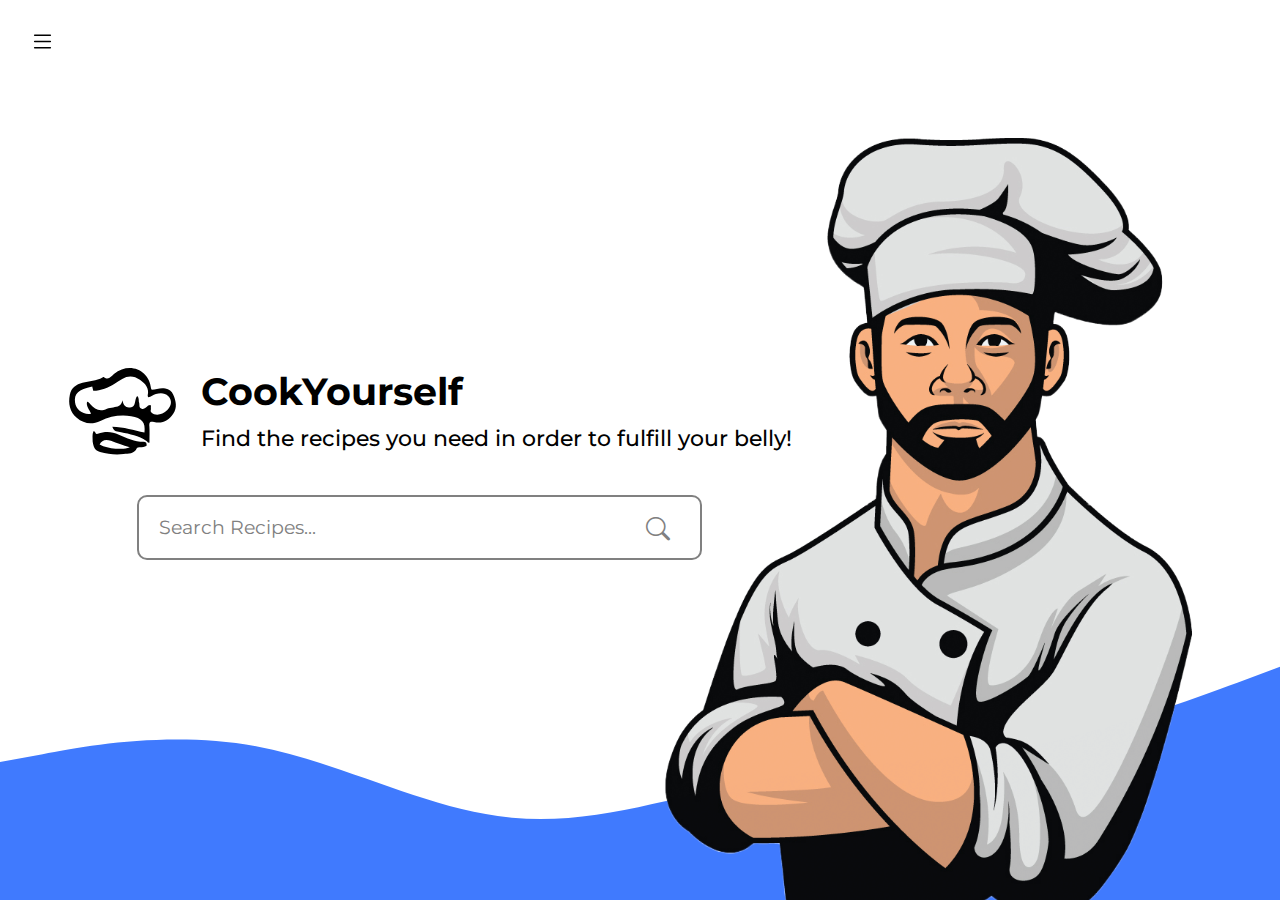
<file: HTML/index.html>
<!DOCTYPE html>
<html lang="en">
<head>
    <meta charset="UTF-8">
    <meta name="viewport" content="width=device-width, initial-scale=1.0">
    <title>Recipes</title>
    <link rel="stylesheet" type="text/css" href="../CSS/style.css">
    <link rel="stylesheet" type="text/css" href="../bootstrap-icons-1.2.0/font/bootstrap-icons.css">
</head>
<body>
    <div class="wrapper">
        <svg xmlns="http://www.w3.org/2000/svg" width="16" height="16" fill="currentColor" class="bi bi-list" viewBox="0 0 16 16" id="hamb-btn">
            <path fill-rule="evenodd" d="M2.5 12a.5.5 0 0 1 .5-.5h10a.5.5 0 0 1 0 1H3a.5.5 0 0 1-.5-.5zm0-4a.5.5 0 0 1 .5-.5h10a.5.5 0 0 1 0 1H3a.5.5 0 0 1-.5-.5zm0-4a.5.5 0 0 1 .5-.5h10a.5.5 0 0 1 0 1H3a.5.5 0 0 1-.5-.5z"/>
        </svg>
        <div class="sidebar-menu">
            <div class="side-logo">
                <img src="../IMAGES/page-logo.svg" alt="Page Logo">
            </div>
            <ul>
                <a href="#">
                    <li>
                        <svg xmlns="http://www.w3.org/2000/svg" width="16" height="16" fill="currentColor" class="bi bi-yelp" viewBox="0 0 16 16">
                            <path d="m4.188 10.095.736-.17a.824.824 0 0 0 .073-.02.813.813 0 0 0 .453-1.255 1.025 1.025 0 0 0-.3-.258 2.782 2.782 0 0 0-.428-.198l-.808-.295a76.035 76.035 0 0 0-1.364-.493C2.253 7.3 2 7.208 1.783 7.14c-.041-.013-.087-.025-.124-.038a2.143 2.143 0 0 0-.606-.116.723.723 0 0 0-.572.245 1.625 1.625 0 0 0-.105.132 1.555 1.555 0 0 0-.155.309c-.15.443-.225.908-.22 1.376.002.423.013.966.246 1.334a.785.785 0 0 0 .22.24c.166.114.333.129.507.141.26.019.513-.045.764-.103l2.447-.566.003.001Zm8.219-3.911a4.185 4.185 0 0 0-.8-1.14 1.602 1.602 0 0 0-.275-.21 1.591 1.591 0 0 0-.15-.073.723.723 0 0 0-.621.031c-.142.07-.294.182-.496.37-.028.028-.063.06-.094.089-.167.156-.353.35-.574.575-.34.345-.677.691-1.01 1.042l-.598.62a2.79 2.79 0 0 0-.298.365 1 1 0 0 0-.157.364.813.813 0 0 0 .007.301c0 .005.002.009.003.013a.812.812 0 0 0 .945.616.774.774 0 0 0 .074-.014l3.185-.736c.251-.058.506-.112.732-.242.151-.088.295-.175.394-.35a.787.787 0 0 0 .093-.313c.05-.434-.178-.927-.36-1.308ZM6.706 7.523c.23-.29.23-.722.25-1.075.07-1.181.143-2.362.201-3.543.022-.448.07-.89.044-1.34-.022-.372-.025-.799-.26-1.104C6.528-.077 5.644-.033 5.04.05c-.185.025-.37.06-.553.104a7.589 7.589 0 0 0-.543.149c-.58.19-1.393.537-1.53 1.204-.078.377.106.763.249 1.107.173.417.41.792.625 1.185.57 1.036 1.15 2.066 1.728 3.097.172.308.36.697.695.857.022.01.045.018.068.025.15.057.313.068.469.032l.028-.007a.809.809 0 0 0 .377-.226.732.732 0 0 0 .053-.055Zm-.276 3.161a.737.737 0 0 0-.923-.234.976.976 0 0 0-.145.09 1.909 1.909 0 0 0-.346.354c-.026.033-.05.077-.08.104l-.512.705c-.29.395-.577.791-.861 1.193-.185.26-.346.479-.472.673l-.072.11c-.152.235-.238.406-.282.559a.73.73 0 0 0-.03.314c.013.11.05.217.108.312.031.047.064.093.1.138a1.548 1.548 0 0 0 .257.237 4.482 4.482 0 0 0 2.196.76 1.593 1.593 0 0 0 .349-.027 1.57 1.57 0 0 0 .163-.048.797.797 0 0 0 .278-.178.731.731 0 0 0 .17-.266c.059-.147.098-.335.123-.613l.012-.13c.02-.231.03-.502.045-.821.025-.49.044-.98.06-1.469l.033-.87a2.09 2.09 0 0 0-.055-.623.93.93 0 0 0-.117-.27Zm5.783 1.362a2.199 2.199 0 0 0-.498-.378l-.112-.067c-.199-.12-.438-.246-.719-.398-.43-.236-.86-.466-1.295-.695l-.767-.407c-.04-.012-.08-.04-.118-.059a1.908 1.908 0 0 0-.466-.166.993.993 0 0 0-.17-.018.738.738 0 0 0-.725.616.946.946 0 0 0 .01.293c.038.204.13.406.224.583l.41.768c.228.434.459.864.696 1.294.152.28.28.52.398.719.023.037.048.077.068.112.145.239.261.39.379.497a.73.73 0 0 0 .596.201 1.55 1.55 0 0 0 .168-.029 1.584 1.584 0 0 0 .325-.129 4.06 4.06 0 0 0 .855-.64c.306-.3.577-.63.788-1.006.03-.053.055-.109.076-.165a1.58 1.58 0 0 0 .051-.161c.013-.056.022-.111.029-.168a.792.792 0 0 0-.038-.327.73.73 0 0 0-.165-.27Z"/>
                        </svg>
                        <p>Home</p>
                    </li>
                </a>
                <a href="../HTML/browsePG.html">
                    <li>
                        <svg xmlns="http://www.w3.org/2000/svg" width="16" height="16" fill="currentColor" class="bi bi-folder-fill" viewBox="0 0 16 16">
                            <path d="M9.828 3h3.982a2 2 0 0 1 1.992 2.181l-.637 7A2 2 0 0 1 13.174 14H2.825a2 2 0 0 1-1.991-1.819l-.637-7a1.99 1.99 0 0 1 .342-1.31L.5 3a2 2 0 0 1 2-2h3.672a2 2 0 0 1 1.414.586l.828.828A2 2 0 0 0 9.828 3zm-8.322.12C1.72 3.042 1.95 3 2.19 3h5.396l-.707-.707A1 1 0 0 0 6.172 2H2.5a1 1 0 0 0-1 .981l.006.139z"/>
                        </svg>
                        <p>Browse</p>
                    </li>
                </a>
                <a href="../HTML/recipesPG.html">
                    <li>
                        <svg xmlns="http://www.w3.org/2000/svg" width="16" height="16" fill="currentColor" class="bi bi-file-text-fill" viewBox="0 0 16 16">
                            <path d="M12 0H4a2 2 0 0 0-2 2v12a2 2 0 0 0 2 2h8a2 2 0 0 0 2-2V2a2 2 0 0 0-2-2zM5 4h6a.5.5 0 0 1 0 1H5a.5.5 0 0 1 0-1zm-.5 2.5A.5.5 0 0 1 5 6h6a.5.5 0 0 1 0 1H5a.5.5 0 0 1-.5-.5zM5 8h6a.5.5 0 0 1 0 1H5a.5.5 0 0 1 0-1zm0 2h3a.5.5 0 0 1 0 1H5a.5.5 0 0 1 0-1z"/>
                        </svg>
                        <p>Recipes</p>
                    </li>
                </a>
                <a href="../HTML/contactsPG.html">
                    <li>
                        <svg xmlns="http://www.w3.org/2000/svg" width="16" height="16" fill="currentColor" class="bi bi-chat-right-dots-fill" viewBox="0 0 16 16">
                            <path d="M16 2a2 2 0 0 0-2-2H2a2 2 0 0 0-2 2v8a2 2 0 0 0 2 2h9.586a1 1 0 0 1 .707.293l2.853 2.853a.5.5 0 0 0 .854-.353V2zM5 6a1 1 0 1 1-2 0 1 1 0 0 1 2 0zm4 0a1 1 0 1 1-2 0 1 1 0 0 1 2 0zm3 1a1 1 0 1 1 0-2 1 1 0 0 1 0 2z"/>
                        </svg>
                        <p>Contacts</p>
                    </li>
                </a>
            </ul>
        </div>
        <div class="wrapper-pages-sec">
            <div class="home-sec" id="app">
            </div>
        </div>
    </div>
    <script src="../JS/script.js" type="module"></script>
</body>
</html>
</file>
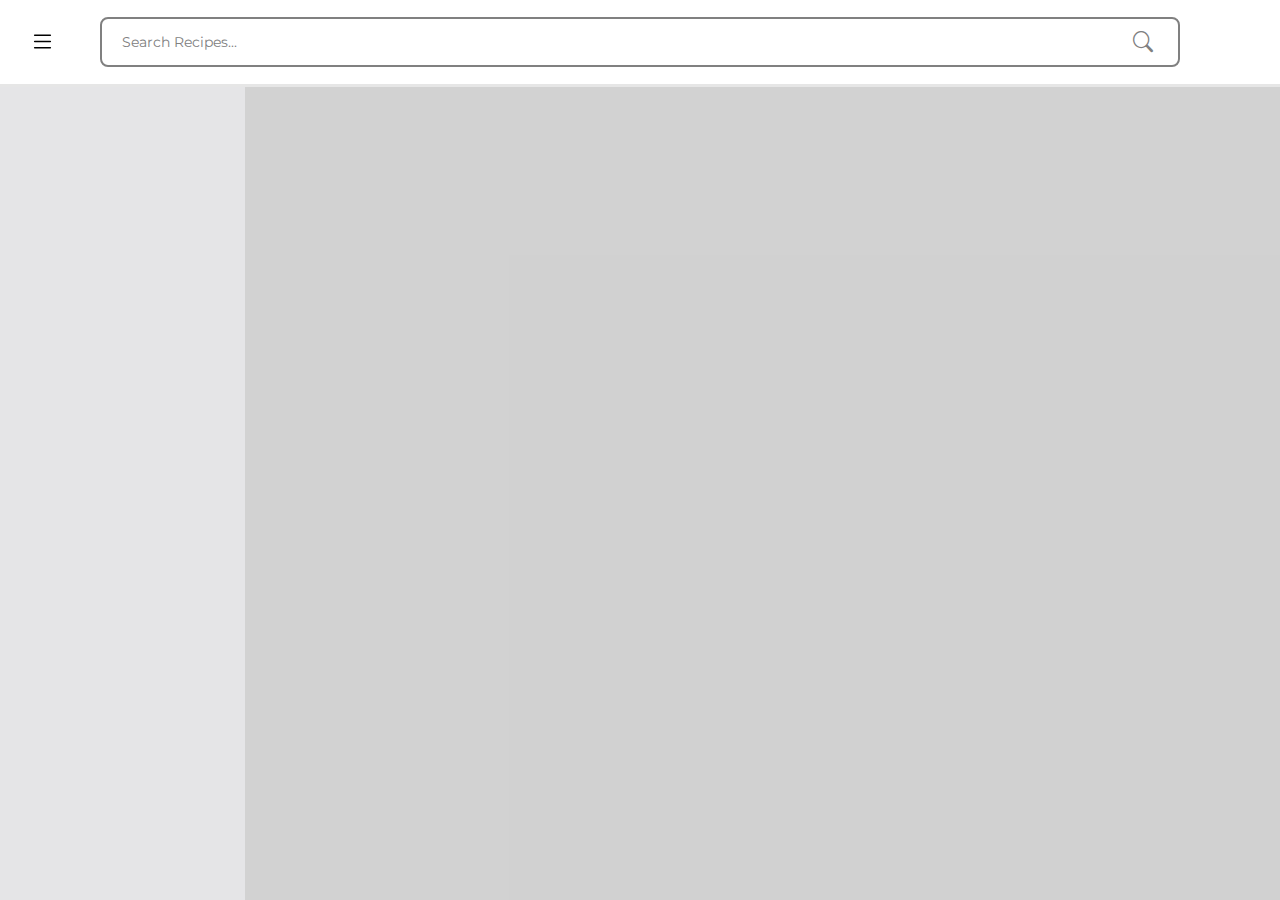
<file: HTML/browsePG.html>
<!DOCTYPE html>
<html lang="en">
<head>
    <meta charset="UTF-8">
    <meta name="viewport" content="width=device-width, initial-scale=1.0">
    <title>Recipes</title>
    <link rel="stylesheet" type="text/css" href="../CSS/style.css">
    <link rel="stylesheet" type="text/css" href="../bootstrap-icons-1.2.0/font/bootstrap-icons.css">
</head>
<body>
    <div class="wrapper">
        <svg xmlns="http://www.w3.org/2000/svg" width="16" height="16" fill="currentColor" class="bi bi-list" viewBox="0 0 16 16" id="hamb-btn">
            <path fill-rule="evenodd" d="M2.5 12a.5.5 0 0 1 .5-.5h10a.5.5 0 0 1 0 1H3a.5.5 0 0 1-.5-.5zm0-4a.5.5 0 0 1 .5-.5h10a.5.5 0 0 1 0 1H3a.5.5 0 0 1-.5-.5zm0-4a.5.5 0 0 1 .5-.5h10a.5.5 0 0 1 0 1H3a.5.5 0 0 1-.5-.5z"/>
        </svg>
        <div class="sidebar-menu">
            <div class="side-logo">
                <img src="../IMAGES/page-logo.svg" alt="Page Logo">
            </div>
            <ul>
                <a href="../HTML/index.html">
                    <li>
                        <svg xmlns="http://www.w3.org/2000/svg" width="16" height="16" fill="currentColor" class="bi bi-yelp" viewBox="0 0 16 16">
                            <path d="m4.188 10.095.736-.17a.824.824 0 0 0 .073-.02.813.813 0 0 0 .453-1.255 1.025 1.025 0 0 0-.3-.258 2.782 2.782 0 0 0-.428-.198l-.808-.295a76.035 76.035 0 0 0-1.364-.493C2.253 7.3 2 7.208 1.783 7.14c-.041-.013-.087-.025-.124-.038a2.143 2.143 0 0 0-.606-.116.723.723 0 0 0-.572.245 1.625 1.625 0 0 0-.105.132 1.555 1.555 0 0 0-.155.309c-.15.443-.225.908-.22 1.376.002.423.013.966.246 1.334a.785.785 0 0 0 .22.24c.166.114.333.129.507.141.26.019.513-.045.764-.103l2.447-.566.003.001Zm8.219-3.911a4.185 4.185 0 0 0-.8-1.14 1.602 1.602 0 0 0-.275-.21 1.591 1.591 0 0 0-.15-.073.723.723 0 0 0-.621.031c-.142.07-.294.182-.496.37-.028.028-.063.06-.094.089-.167.156-.353.35-.574.575-.34.345-.677.691-1.01 1.042l-.598.62a2.79 2.79 0 0 0-.298.365 1 1 0 0 0-.157.364.813.813 0 0 0 .007.301c0 .005.002.009.003.013a.812.812 0 0 0 .945.616.774.774 0 0 0 .074-.014l3.185-.736c.251-.058.506-.112.732-.242.151-.088.295-.175.394-.35a.787.787 0 0 0 .093-.313c.05-.434-.178-.927-.36-1.308ZM6.706 7.523c.23-.29.23-.722.25-1.075.07-1.181.143-2.362.201-3.543.022-.448.07-.89.044-1.34-.022-.372-.025-.799-.26-1.104C6.528-.077 5.644-.033 5.04.05c-.185.025-.37.06-.553.104a7.589 7.589 0 0 0-.543.149c-.58.19-1.393.537-1.53 1.204-.078.377.106.763.249 1.107.173.417.41.792.625 1.185.57 1.036 1.15 2.066 1.728 3.097.172.308.36.697.695.857.022.01.045.018.068.025.15.057.313.068.469.032l.028-.007a.809.809 0 0 0 .377-.226.732.732 0 0 0 .053-.055Zm-.276 3.161a.737.737 0 0 0-.923-.234.976.976 0 0 0-.145.09 1.909 1.909 0 0 0-.346.354c-.026.033-.05.077-.08.104l-.512.705c-.29.395-.577.791-.861 1.193-.185.26-.346.479-.472.673l-.072.11c-.152.235-.238.406-.282.559a.73.73 0 0 0-.03.314c.013.11.05.217.108.312.031.047.064.093.1.138a1.548 1.548 0 0 0 .257.237 4.482 4.482 0 0 0 2.196.76 1.593 1.593 0 0 0 .349-.027 1.57 1.57 0 0 0 .163-.048.797.797 0 0 0 .278-.178.731.731 0 0 0 .17-.266c.059-.147.098-.335.123-.613l.012-.13c.02-.231.03-.502.045-.821.025-.49.044-.98.06-1.469l.033-.87a2.09 2.09 0 0 0-.055-.623.93.93 0 0 0-.117-.27Zm5.783 1.362a2.199 2.199 0 0 0-.498-.378l-.112-.067c-.199-.12-.438-.246-.719-.398-.43-.236-.86-.466-1.295-.695l-.767-.407c-.04-.012-.08-.04-.118-.059a1.908 1.908 0 0 0-.466-.166.993.993 0 0 0-.17-.018.738.738 0 0 0-.725.616.946.946 0 0 0 .01.293c.038.204.13.406.224.583l.41.768c.228.434.459.864.696 1.294.152.28.28.52.398.719.023.037.048.077.068.112.145.239.261.39.379.497a.73.73 0 0 0 .596.201 1.55 1.55 0 0 0 .168-.029 1.584 1.584 0 0 0 .325-.129 4.06 4.06 0 0 0 .855-.64c.306-.3.577-.63.788-1.006.03-.053.055-.109.076-.165a1.58 1.58 0 0 0 .051-.161c.013-.056.022-.111.029-.168a.792.792 0 0 0-.038-.327.73.73 0 0 0-.165-.27Z"/>
                        </svg>
                        <p>Home</p>
                    </li>
                </a>
                <a href="#">
                    <li>
                        <svg xmlns="http://www.w3.org/2000/svg" width="16" height="16" fill="currentColor" class="bi bi-folder-fill" viewBox="0 0 16 16">
                            <path d="M9.828 3h3.982a2 2 0 0 1 1.992 2.181l-.637 7A2 2 0 0 1 13.174 14H2.825a2 2 0 0 1-1.991-1.819l-.637-7a1.99 1.99 0 0 1 .342-1.31L.5 3a2 2 0 0 1 2-2h3.672a2 2 0 0 1 1.414.586l.828.828A2 2 0 0 0 9.828 3zm-8.322.12C1.72 3.042 1.95 3 2.19 3h5.396l-.707-.707A1 1 0 0 0 6.172 2H2.5a1 1 0 0 0-1 .981l.006.139z"/>
                        </svg>
                        <p>Browse</p>
                    </li>
                </a>
                <a href="../HTML/recipesPG.html">
                    <li>
                        <svg xmlns="http://www.w3.org/2000/svg" width="16" height="16" fill="currentColor" class="bi bi-file-text-fill" viewBox="0 0 16 16">
                            <path d="M12 0H4a2 2 0 0 0-2 2v12a2 2 0 0 0 2 2h8a2 2 0 0 0 2-2V2a2 2 0 0 0-2-2zM5 4h6a.5.5 0 0 1 0 1H5a.5.5 0 0 1 0-1zm-.5 2.5A.5.5 0 0 1 5 6h6a.5.5 0 0 1 0 1H5a.5.5 0 0 1-.5-.5zM5 8h6a.5.5 0 0 1 0 1H5a.5.5 0 0 1 0-1zm0 2h3a.5.5 0 0 1 0 1H5a.5.5 0 0 1 0-1z"/>
                        </svg>
                        <p>Recipes</p>
                    </li>
                </a>
                <a href="../HTML/contactsPG.html">
                    <li>
                        <svg xmlns="http://www.w3.org/2000/svg" width="16" height="16" fill="currentColor" class="bi bi-chat-right-dots-fill" viewBox="0 0 16 16">
                            <path d="M16 2a2 2 0 0 0-2-2H2a2 2 0 0 0-2 2v8a2 2 0 0 0 2 2h9.586a1 1 0 0 1 .707.293l2.853 2.853a.5.5 0 0 0 .854-.353V2zM5 6a1 1 0 1 1-2 0 1 1 0 0 1 2 0zm4 0a1 1 0 1 1-2 0 1 1 0 0 1 2 0zm3 1a1 1 0 1 1 0-2 1 1 0 0 1 0 2z"/>
                        </svg>
                        <p>Contacts</p>
                    </li>
                </a>
            </ul>
        </div>
        <div class="wrapper-pages-sec">
            <div class="browse-sec">
                <div class="browse-sec-wrapper" id="app">

                </div>
            </div>
        </div>
    </div>
    <script src="../JS/script.js" type="module"></script>
</body>
</html>
</file>
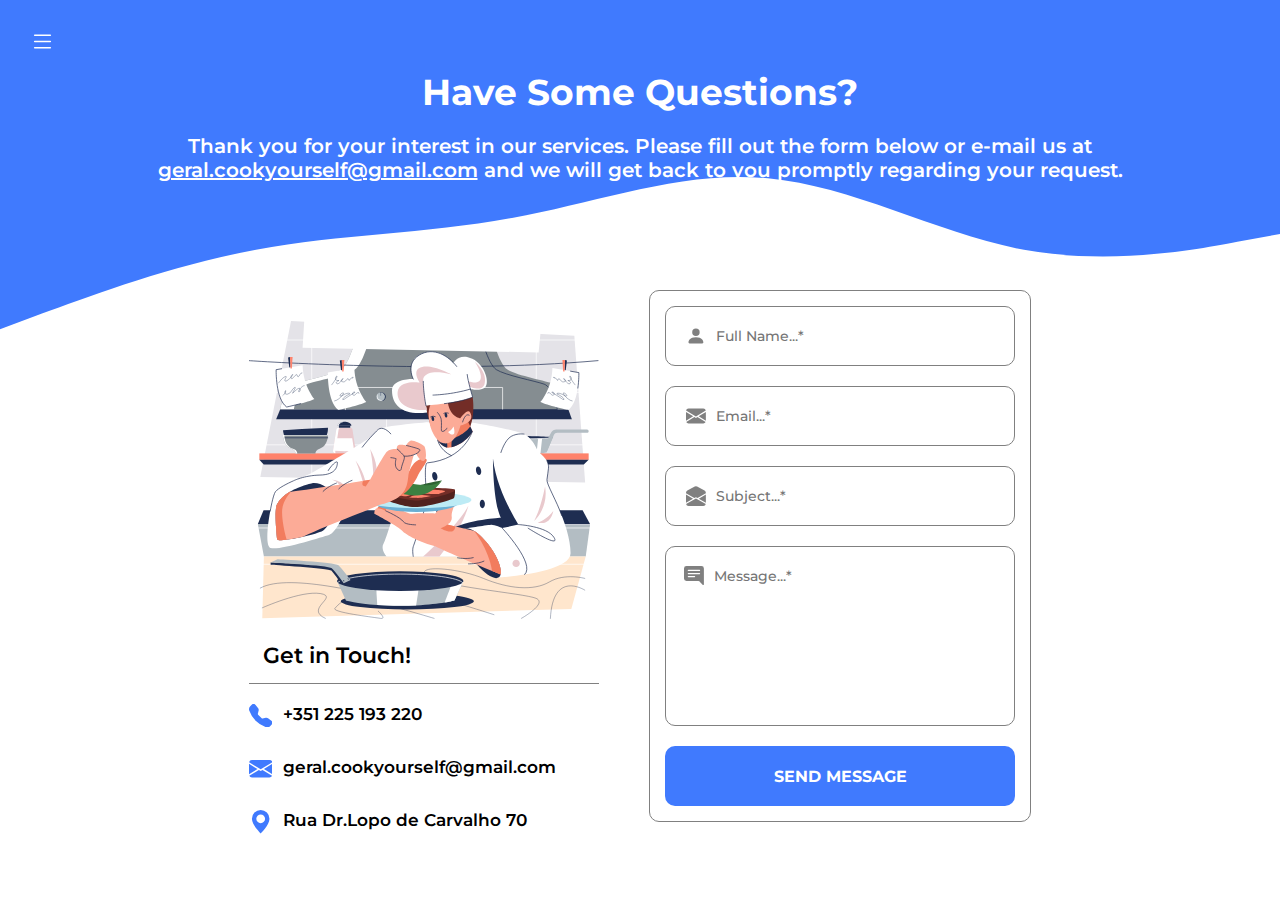
<file: HTML/contactsPG.html>
<!DOCTYPE html>
<html lang="en">
<head>
    <meta charset="UTF-8">
    <meta name="viewport" content="width=device-width, initial-scale=1.0">
    <title>Recipes</title>
    <link rel="stylesheet" type="text/css" href="../CSS/style.css">
    <link rel="stylesheet" type="text/css" href="../bootstrap-icons-1.2.0/font/bootstrap-icons.css">
</head>
<body>
    <div class="wrapper">
        <svg xmlns="http://www.w3.org/2000/svg" width="16" height="16" fill="currentColor" class="bi bi-list" viewBox="0 0 16 16" id="hamb-btn" style="color:white">
            <path fill-rule="evenodd" d="M2.5 12a.5.5 0 0 1 .5-.5h10a.5.5 0 0 1 0 1H3a.5.5 0 0 1-.5-.5zm0-4a.5.5 0 0 1 .5-.5h10a.5.5 0 0 1 0 1H3a.5.5 0 0 1-.5-.5zm0-4a.5.5 0 0 1 .5-.5h10a.5.5 0 0 1 0 1H3a.5.5 0 0 1-.5-.5z"/>
        </svg>
        <div class="sidebar-menu">
            <div class="side-logo">
                <img src="../IMAGES/page-logo.svg" alt="Page Logo">
            </div>
            <ul>
                <a href="../HTML/index.html">
                    <li>
                        <svg xmlns="http://www.w3.org/2000/svg" width="16" height="16" fill="currentColor" class="bi bi-yelp" viewBox="0 0 16 16">
                            <path d="m4.188 10.095.736-.17a.824.824 0 0 0 .073-.02.813.813 0 0 0 .453-1.255 1.025 1.025 0 0 0-.3-.258 2.782 2.782 0 0 0-.428-.198l-.808-.295a76.035 76.035 0 0 0-1.364-.493C2.253 7.3 2 7.208 1.783 7.14c-.041-.013-.087-.025-.124-.038a2.143 2.143 0 0 0-.606-.116.723.723 0 0 0-.572.245 1.625 1.625 0 0 0-.105.132 1.555 1.555 0 0 0-.155.309c-.15.443-.225.908-.22 1.376.002.423.013.966.246 1.334a.785.785 0 0 0 .22.24c.166.114.333.129.507.141.26.019.513-.045.764-.103l2.447-.566.003.001Zm8.219-3.911a4.185 4.185 0 0 0-.8-1.14 1.602 1.602 0 0 0-.275-.21 1.591 1.591 0 0 0-.15-.073.723.723 0 0 0-.621.031c-.142.07-.294.182-.496.37-.028.028-.063.06-.094.089-.167.156-.353.35-.574.575-.34.345-.677.691-1.01 1.042l-.598.62a2.79 2.79 0 0 0-.298.365 1 1 0 0 0-.157.364.813.813 0 0 0 .007.301c0 .005.002.009.003.013a.812.812 0 0 0 .945.616.774.774 0 0 0 .074-.014l3.185-.736c.251-.058.506-.112.732-.242.151-.088.295-.175.394-.35a.787.787 0 0 0 .093-.313c.05-.434-.178-.927-.36-1.308ZM6.706 7.523c.23-.29.23-.722.25-1.075.07-1.181.143-2.362.201-3.543.022-.448.07-.89.044-1.34-.022-.372-.025-.799-.26-1.104C6.528-.077 5.644-.033 5.04.05c-.185.025-.37.06-.553.104a7.589 7.589 0 0 0-.543.149c-.58.19-1.393.537-1.53 1.204-.078.377.106.763.249 1.107.173.417.41.792.625 1.185.57 1.036 1.15 2.066 1.728 3.097.172.308.36.697.695.857.022.01.045.018.068.025.15.057.313.068.469.032l.028-.007a.809.809 0 0 0 .377-.226.732.732 0 0 0 .053-.055Zm-.276 3.161a.737.737 0 0 0-.923-.234.976.976 0 0 0-.145.09 1.909 1.909 0 0 0-.346.354c-.026.033-.05.077-.08.104l-.512.705c-.29.395-.577.791-.861 1.193-.185.26-.346.479-.472.673l-.072.11c-.152.235-.238.406-.282.559a.73.73 0 0 0-.03.314c.013.11.05.217.108.312.031.047.064.093.1.138a1.548 1.548 0 0 0 .257.237 4.482 4.482 0 0 0 2.196.76 1.593 1.593 0 0 0 .349-.027 1.57 1.57 0 0 0 .163-.048.797.797 0 0 0 .278-.178.731.731 0 0 0 .17-.266c.059-.147.098-.335.123-.613l.012-.13c.02-.231.03-.502.045-.821.025-.49.044-.98.06-1.469l.033-.87a2.09 2.09 0 0 0-.055-.623.93.93 0 0 0-.117-.27Zm5.783 1.362a2.199 2.199 0 0 0-.498-.378l-.112-.067c-.199-.12-.438-.246-.719-.398-.43-.236-.86-.466-1.295-.695l-.767-.407c-.04-.012-.08-.04-.118-.059a1.908 1.908 0 0 0-.466-.166.993.993 0 0 0-.17-.018.738.738 0 0 0-.725.616.946.946 0 0 0 .01.293c.038.204.13.406.224.583l.41.768c.228.434.459.864.696 1.294.152.28.28.52.398.719.023.037.048.077.068.112.145.239.261.39.379.497a.73.73 0 0 0 .596.201 1.55 1.55 0 0 0 .168-.029 1.584 1.584 0 0 0 .325-.129 4.06 4.06 0 0 0 .855-.64c.306-.3.577-.63.788-1.006.03-.053.055-.109.076-.165a1.58 1.58 0 0 0 .051-.161c.013-.056.022-.111.029-.168a.792.792 0 0 0-.038-.327.73.73 0 0 0-.165-.27Z"/>
                        </svg>
                        <p>Home</p>
                    </li>
                </a>
                <a href="../HTML/browsePG.html">
                    <li>
                        <svg xmlns="http://www.w3.org/2000/svg" width="16" height="16" fill="currentColor" class="bi bi-folder-fill" viewBox="0 0 16 16">
                            <path d="M9.828 3h3.982a2 2 0 0 1 1.992 2.181l-.637 7A2 2 0 0 1 13.174 14H2.825a2 2 0 0 1-1.991-1.819l-.637-7a1.99 1.99 0 0 1 .342-1.31L.5 3a2 2 0 0 1 2-2h3.672a2 2 0 0 1 1.414.586l.828.828A2 2 0 0 0 9.828 3zm-8.322.12C1.72 3.042 1.95 3 2.19 3h5.396l-.707-.707A1 1 0 0 0 6.172 2H2.5a1 1 0 0 0-1 .981l.006.139z"/>
                        </svg>
                        <p>Browse</p>
                    </li>
                </a>
                <a href="../HTML/recipesPG.html">
                    <li>
                        <svg xmlns="http://www.w3.org/2000/svg" width="16" height="16" fill="currentColor" class="bi bi-file-text-fill" viewBox="0 0 16 16">
                            <path d="M12 0H4a2 2 0 0 0-2 2v12a2 2 0 0 0 2 2h8a2 2 0 0 0 2-2V2a2 2 0 0 0-2-2zM5 4h6a.5.5 0 0 1 0 1H5a.5.5 0 0 1 0-1zm-.5 2.5A.5.5 0 0 1 5 6h6a.5.5 0 0 1 0 1H5a.5.5 0 0 1-.5-.5zM5 8h6a.5.5 0 0 1 0 1H5a.5.5 0 0 1 0-1zm0 2h3a.5.5 0 0 1 0 1H5a.5.5 0 0 1 0-1z"/>
                        </svg>
                        <p>Recipes</p>
                    </li>
                </a>
                <a href="#">
                    <li>
                        <svg xmlns="http://www.w3.org/2000/svg" width="16" height="16" fill="currentColor" class="bi bi-chat-right-dots-fill" viewBox="0 0 16 16">
                            <path d="M16 2a2 2 0 0 0-2-2H2a2 2 0 0 0-2 2v8a2 2 0 0 0 2 2h9.586a1 1 0 0 1 .707.293l2.853 2.853a.5.5 0 0 0 .854-.353V2zM5 6a1 1 0 1 1-2 0 1 1 0 0 1 2 0zm4 0a1 1 0 1 1-2 0 1 1 0 0 1 2 0zm3 1a1 1 0 1 1 0-2 1 1 0 0 1 0 2z"/>
                        </svg>
                        <p>Contacts</p>
                    </li>
                </a>
            </ul>
        </div>
        <div class="wrapper-pages-sec">
            <div class="contacts-sec">
                <div class="contacts-sec-background-wave">
                    <img src="../IMAGES/Vector.svg" alt="">
                </div>
                <div class="contacts-sec-head-text">
                    <h1>Have Some Questions?</h1>
                    <p>Thank you for your interest in our services. Please fill out the form below or e-mail us at<br /> <a href="mailto:geral.cookyourself@gmail.com">geral.cookyourself@gmail.com</a> and we will get back to you promptly regarding your request.</p>
                </div>
                <div class="contacts-sec-form">
                    <div class="contacts-sec-form-short">
                        <div class="contacts-sec-form-short-img"></div>
                        <div class="contacts-sec-form-short-link">
                            <h1>Get in Touch!</h1>
                            <ul>
                                <li>
                                    <a href="tel:+351225193220">
                                        <svg xmlns="http://www.w3.org/2000/svg" width="16" height="16" fill="currentColor" class="bi bi-telephone-fill" viewBox="0 0 16 16">
                                            <path fill-rule="evenodd" d="M1.885.511a1.745 1.745 0 0 1 2.61.163L6.29 2.98c.329.423.445.974.315 1.494l-.547 2.19a.678.678 0 0 0 .178.643l2.457 2.457a.678.678 0 0 0 .644.178l2.189-.547a1.745 1.745 0 0 1 1.494.315l2.306 1.794c.829.645.905 1.87.163 2.611l-1.034 1.034c-.74.74-1.846 1.065-2.877.702a18.634 18.634 0 0 1-7.01-4.42 18.634 18.634 0 0 1-4.42-7.009c-.362-1.03-.037-2.137.703-2.877L1.885.511z"/>
                                        </svg>
                                        +351 225 193 220
                                    </a>
                                </li>
                                <li>
                                    <a href="mailto:geral.cookyourself@gmail.com">
                                        <svg xmlns="http://www.w3.org/2000/svg" width="16" height="16" fill="currentColor" class="bi bi-envelope-fill" viewBox="0 0 16 16">
                                            <path d="M.05 3.555A2 2 0 0 1 2 2h12a2 2 0 0 1 1.95 1.555L8 8.414.05 3.555ZM0 4.697v7.104l5.803-3.558L0 4.697ZM6.761 8.83l-6.57 4.027A2 2 0 0 0 2 14h12a2 2 0 0 0 1.808-1.144l-6.57-4.027L8 9.586l-1.239-.757Zm3.436-.586L16 11.801V4.697l-5.803 3.546Z"/>
                                        </svg>
                                        geral.cookyourself@gmail.com
                                    </a>
                                </li>
                                <li>
                                    <a href="https://goo.gl/maps/MRhH5ifWbirZkSnt7" target="_blank">
                                        <svg xmlns="http://www.w3.org/2000/svg" width="16" height="16" fill="currentColor" class="bi bi-geo-alt-fill" viewBox="0 0 16 16">
                                            <path d="M8 16s6-5.686 6-10A6 6 0 0 0 2 6c0 4.314 6 10 6 10zm0-7a3 3 0 1 1 0-6 3 3 0 0 1 0 6z"/>
                                        </svg>
                                        Rua Dr.Lopo de Carvalho 70
                                    </a>
                                </li>
                            </ul>
                        </div>
                    </div>
                    <div class="contacts-sec-form-sec" id="form">
                    </div>
                </div>
            </div>
        </div>
    </div>
    <script src="https://smtpjs.com/v3/smtp.js"></script>
    <script src="../JS/script.js" type="module"></script>
</body>
</html>
</file>
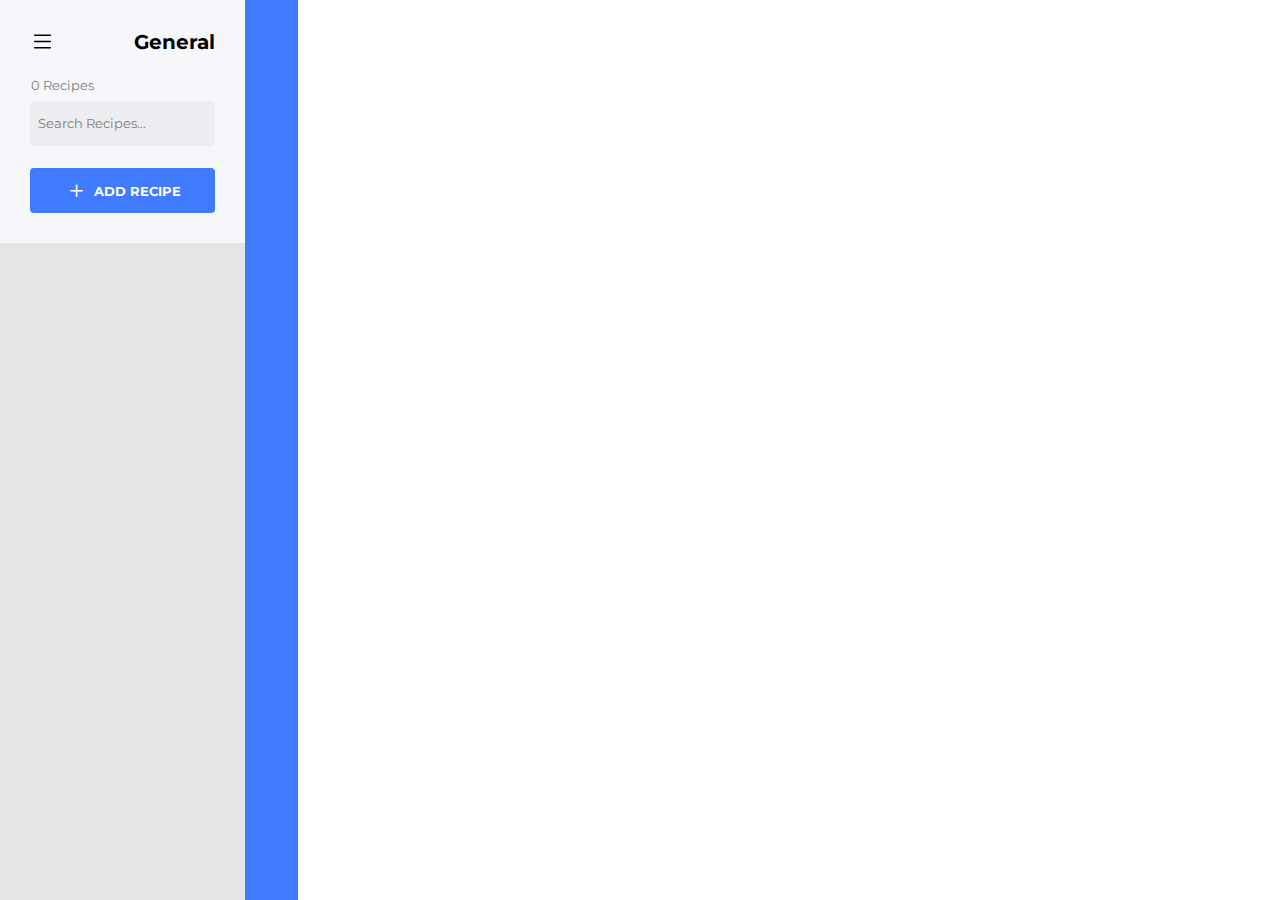
<file: HTML/recipesPG.html>
<!DOCTYPE html>
<html lang="en">
<head>
    <meta charset="UTF-8">
    <meta name="viewport" content="width=device-width, initial-scale=1.0">
    <title>Recipes</title>
    <link rel="stylesheet" type="text/css" href="../CSS/style.css">
    <link rel="stylesheet" type="text/css" href="../bootstrap-icons-1.2.0/font/bootstrap-icons.css">
</head>
<body>
    <div class="wrapper">
        <svg xmlns="http://www.w3.org/2000/svg" width="16" height="16" fill="currentColor" class="bi bi-list" viewBox="0 0 16 16" id="hamb-btn">
            <path fill-rule="evenodd" d="M2.5 12a.5.5 0 0 1 .5-.5h10a.5.5 0 0 1 0 1H3a.5.5 0 0 1-.5-.5zm0-4a.5.5 0 0 1 .5-.5h10a.5.5 0 0 1 0 1H3a.5.5 0 0 1-.5-.5zm0-4a.5.5 0 0 1 .5-.5h10a.5.5 0 0 1 0 1H3a.5.5 0 0 1-.5-.5z"/>
        </svg>
        <div class="sidebar-menu">
            <div class="side-logo">
                <img src="../IMAGES/page-logo.svg" alt="Page Logo">
            </div>
            <ul>
                <a href="../HTML/index.html">
                    <li>
                        <svg xmlns="http://www.w3.org/2000/svg" width="16" height="16" fill="currentColor" class="bi bi-yelp" viewBox="0 0 16 16">
                            <path d="m4.188 10.095.736-.17a.824.824 0 0 0 .073-.02.813.813 0 0 0 .453-1.255 1.025 1.025 0 0 0-.3-.258 2.782 2.782 0 0 0-.428-.198l-.808-.295a76.035 76.035 0 0 0-1.364-.493C2.253 7.3 2 7.208 1.783 7.14c-.041-.013-.087-.025-.124-.038a2.143 2.143 0 0 0-.606-.116.723.723 0 0 0-.572.245 1.625 1.625 0 0 0-.105.132 1.555 1.555 0 0 0-.155.309c-.15.443-.225.908-.22 1.376.002.423.013.966.246 1.334a.785.785 0 0 0 .22.24c.166.114.333.129.507.141.26.019.513-.045.764-.103l2.447-.566.003.001Zm8.219-3.911a4.185 4.185 0 0 0-.8-1.14 1.602 1.602 0 0 0-.275-.21 1.591 1.591 0 0 0-.15-.073.723.723 0 0 0-.621.031c-.142.07-.294.182-.496.37-.028.028-.063.06-.094.089-.167.156-.353.35-.574.575-.34.345-.677.691-1.01 1.042l-.598.62a2.79 2.79 0 0 0-.298.365 1 1 0 0 0-.157.364.813.813 0 0 0 .007.301c0 .005.002.009.003.013a.812.812 0 0 0 .945.616.774.774 0 0 0 .074-.014l3.185-.736c.251-.058.506-.112.732-.242.151-.088.295-.175.394-.35a.787.787 0 0 0 .093-.313c.05-.434-.178-.927-.36-1.308ZM6.706 7.523c.23-.29.23-.722.25-1.075.07-1.181.143-2.362.201-3.543.022-.448.07-.89.044-1.34-.022-.372-.025-.799-.26-1.104C6.528-.077 5.644-.033 5.04.05c-.185.025-.37.06-.553.104a7.589 7.589 0 0 0-.543.149c-.58.19-1.393.537-1.53 1.204-.078.377.106.763.249 1.107.173.417.41.792.625 1.185.57 1.036 1.15 2.066 1.728 3.097.172.308.36.697.695.857.022.01.045.018.068.025.15.057.313.068.469.032l.028-.007a.809.809 0 0 0 .377-.226.732.732 0 0 0 .053-.055Zm-.276 3.161a.737.737 0 0 0-.923-.234.976.976 0 0 0-.145.09 1.909 1.909 0 0 0-.346.354c-.026.033-.05.077-.08.104l-.512.705c-.29.395-.577.791-.861 1.193-.185.26-.346.479-.472.673l-.072.11c-.152.235-.238.406-.282.559a.73.73 0 0 0-.03.314c.013.11.05.217.108.312.031.047.064.093.1.138a1.548 1.548 0 0 0 .257.237 4.482 4.482 0 0 0 2.196.76 1.593 1.593 0 0 0 .349-.027 1.57 1.57 0 0 0 .163-.048.797.797 0 0 0 .278-.178.731.731 0 0 0 .17-.266c.059-.147.098-.335.123-.613l.012-.13c.02-.231.03-.502.045-.821.025-.49.044-.98.06-1.469l.033-.87a2.09 2.09 0 0 0-.055-.623.93.93 0 0 0-.117-.27Zm5.783 1.362a2.199 2.199 0 0 0-.498-.378l-.112-.067c-.199-.12-.438-.246-.719-.398-.43-.236-.86-.466-1.295-.695l-.767-.407c-.04-.012-.08-.04-.118-.059a1.908 1.908 0 0 0-.466-.166.993.993 0 0 0-.17-.018.738.738 0 0 0-.725.616.946.946 0 0 0 .01.293c.038.204.13.406.224.583l.41.768c.228.434.459.864.696 1.294.152.28.28.52.398.719.023.037.048.077.068.112.145.239.261.39.379.497a.73.73 0 0 0 .596.201 1.55 1.55 0 0 0 .168-.029 1.584 1.584 0 0 0 .325-.129 4.06 4.06 0 0 0 .855-.64c.306-.3.577-.63.788-1.006.03-.053.055-.109.076-.165a1.58 1.58 0 0 0 .051-.161c.013-.056.022-.111.029-.168a.792.792 0 0 0-.038-.327.73.73 0 0 0-.165-.27Z"/>
                        </svg>
                        <p>Home</p>
                    </li>
                </a>
                <a href="../HTML/browsePG.html">
                    <li>
                        <svg xmlns="http://www.w3.org/2000/svg" width="16" height="16" fill="currentColor" class="bi bi-folder-fill" viewBox="0 0 16 16">
                            <path d="M9.828 3h3.982a2 2 0 0 1 1.992 2.181l-.637 7A2 2 0 0 1 13.174 14H2.825a2 2 0 0 1-1.991-1.819l-.637-7a1.99 1.99 0 0 1 .342-1.31L.5 3a2 2 0 0 1 2-2h3.672a2 2 0 0 1 1.414.586l.828.828A2 2 0 0 0 9.828 3zm-8.322.12C1.72 3.042 1.95 3 2.19 3h5.396l-.707-.707A1 1 0 0 0 6.172 2H2.5a1 1 0 0 0-1 .981l.006.139z"/>
                        </svg>
                        <p>Browse</p>
                    </li>
                </a>
                <a href="#">
                    <li>
                        <svg xmlns="http://www.w3.org/2000/svg" width="16" height="16" fill="currentColor" class="bi bi-file-text-fill" viewBox="0 0 16 16">
                            <path d="M12 0H4a2 2 0 0 0-2 2v12a2 2 0 0 0 2 2h8a2 2 0 0 0 2-2V2a2 2 0 0 0-2-2zM5 4h6a.5.5 0 0 1 0 1H5a.5.5 0 0 1 0-1zm-.5 2.5A.5.5 0 0 1 5 6h6a.5.5 0 0 1 0 1H5a.5.5 0 0 1-.5-.5zM5 8h6a.5.5 0 0 1 0 1H5a.5.5 0 0 1 0-1zm0 2h3a.5.5 0 0 1 0 1H5a.5.5 0 0 1 0-1z"/>
                        </svg>
                        <p>Recipes</p>
                    </li>
                </a>
                <a href="../HTML/contactsPG.html">
                    <li>
                        <svg xmlns="http://www.w3.org/2000/svg" width="16" height="16" fill="currentColor" class="bi bi-chat-right-dots-fill" viewBox="0 0 16 16">
                            <path d="M16 2a2 2 0 0 0-2-2H2a2 2 0 0 0-2 2v8a2 2 0 0 0 2 2h9.586a1 1 0 0 1 .707.293l2.853 2.853a.5.5 0 0 0 .854-.353V2zM5 6a1 1 0 1 1-2 0 1 1 0 0 1 2 0zm4 0a1 1 0 1 1-2 0 1 1 0 0 1 2 0zm3 1a1 1 0 1 1 0-2 1 1 0 0 1 0 2z"/>
                        </svg>
                        <p>Contacts</p>
                    </li>
                </a>
            </ul>
        </div>
        <div class="wrapper-pages-sec">
            <div class="main-sec" id="app">
            </div>
        </div>
    </div>
    <script src="../JS/script.js" type="module"></script>
</body>
</html>
</file>
<file: CSS/style.css>
@import url("https://fonts.googleapis.com/css2?family=Montserrat:wght@500;600;700;800;900&family=Roboto:wght@400;500;700;900&display=swap");
* {
  margin: 0;
  border: 0;
  padding: 0;
  box-sizing: border-box;
}

*::-webkit-scrollbar {
  display: none;
}

:root {
  --first-color: #407AFE;
  --second-color: #F6F7FB;
  --third-color: #E9E9EB;
  --forth-color: #FDFDFD;
  --fifth-color: #FF5AA1;
  --sixth-color: #808080;
  --seventh-color: #E5E5E7;
  --eighth-color: #FFFFFF;
  --ninth-color: #000000;
  --tenth-color: #ECECF1;
  --eleventh-color: #EFEFEF;
  --font-family: "Montserrat", sans-serif;
}

input {
  font-family: var(--font-family);
}

/*#region Wrappers*/
body {
  font-family: var(--font-family);
}

.wrapper {
  position: relative;
  width: 100vw;
  height: 100vh;
  overflow: hidden;
  display: flex;
  flex-direction: row;
}

.wrapper-pages-sec {
  width: 100%;
  height: 100%;
  transition: transform 0.2s ease-in-out;
}

/*#endregion*/
/*#region Main Sections */
.main-sec {
  position: relative;
  width: 100%;
  height: 100%;
  display: flex;
  flex-direction: row;
  position: relative;
}

.first-sec {
  position: relative;
  display: block;
  width: 24%;
  height: 100%;
  background-color: var(--seventh-color);
  overflow: hidden;
}

.second-sec {
  position: relative;
  display: block;
  width: -moz-fit-content;
  width: fit-content;
  height: 100%;
  height: 100%;
  background-color: var(--forth-color);
  overflow: hidden;
}

.contacts-sec {
  position: relative;
  width: 100%;
  height: 100%;
  background-color: var(--eighth-color);
}

/*#endregion*/
/*#region Hamburguer Button*/
#hamb-btn {
  position: absolute;
  top: 0;
  left: 0;
  width: 1.5625em;
  height: 1.5625em;
  color: var(--ninth-color);
  cursor: pointer;
  z-index: 2;
  margin: 1.8125em 1.875em;
  transition: transform 0.2s ease-in-out;
}

/*#endregion*/
/*#region SideBar Menu*/
.sidebar-menu {
  position: absolute;
  top: 0;
  left: 0;
  width: 18.75em;
  height: 100%;
  background-color: var(--first-color);
  padding: 0.9375em 0px;
  display: flex;
  flex-direction: column;
  overflow: hidden;
  border-right: 0.125em solid var(--eighth-color);
}
.sidebar-menu ul {
  overflow: hidden;
}
.sidebar-menu ul a {
  text-decoration: none;
}
.sidebar-menu ul li {
  display: flex;
  flex-direction: row;
  color: #fff;
  padding: 0.625em 1.875em;
  gap: 0.625em;
  align-items: center;
  margin: 1.875em 0px;
  width: 100%;
  z-index: 0;
  background-color: transparent;
  position: relative;
  height: 3.125em;
  transition: color 0.4s linear;
  overflow: hidden;
  cursor: pointer;
}
.sidebar-menu ul li p {
  font-size: 1.125rem;
  font-weight: 700;
}
.sidebar-menu ul li svg {
  width: 1.25em;
  height: 1.25em;
}
.sidebar-menu ul li:hover {
  color: var(--first-color);
}
.sidebar-menu ul li::before {
  content: "";
  position: absolute;
  top: 0;
  left: 0;
  width: 100%;
  height: 100%;
  background-color: #fff;
  z-index: -1;
  transition: transform 0.5s;
  transform-origin: 0 0;
  transition-timing-function: cubic-bezier(0.5, 1.6, 0.4, 0.7);
  transform: scaleX(0);
}
.sidebar-menu ul li:hover::before {
  transform: scaleX(1);
}

.side-logo {
  width: 100%;
  height: -moz-fit-content;
  height: fit-content;
  padding: 0.625em 0.9375em;
  overflow: hidden;
}

/*#endregion*/
/*========== First Sections Options Bar ==========*/
/*#region First Sections Options Bar*/
.first-sec-options-bar {
  width: 100%;
  height: 27%;
  padding: 1.875em 1.25em;
  display: flex;
  flex-direction: column;
  justify-content: space-between;
  margin-bottom: 0.125em;
  background-color: var(--second-color);
  overflow: hidden;
}

.first-sec-options-bar-type-re {
  display: flex;
  flex-direction: row;
  align-items: right;
  justify-content: right;
  width: 100%;
  height: -moz-fit-content;
  height: fit-content;
  padding: 0px 0.625em;
}
.first-sec-options-bar-type-re h1 {
  font-size: 1.25rem;
  font-weight: bold;
}

.first-sec-options-bar-op {
  width: 100%;
  height: -moz-fit-content;
  height: fit-content;
  display: flex;
  flex-direction: column;
  padding: 0px 0.625em;
  gap: 0.5em;
}

.first-sec-options-bar-op-filter {
  width: 100%;
  height: -moz-fit-content;
  height: fit-content;
  display: flex;
  flex-direction: row;
  justify-content: space-between;
  color: var(--sixth-color);
  padding: 0px 0.0625em;
  align-items: center;
}
.first-sec-options-bar-op-filter p {
  font-size: 0.813rem;
}
.first-sec-options-bar-op-filter i {
  font-size: 1.125rem;
}

.first-sec-options-bar-search {
  width: 100%;
  height: 2.8125em;
  background-color: var(--tenth-color);
  border-radius: 0.25em;
  position: relative;
  display: flex;
  align-items: center;
}
.first-sec-options-bar-search input {
  width: 100%;
  height: 100%;
  background-color: transparent;
  padding: 0px 0.625em;
}
.first-sec-options-bar-search input::-moz-placeholder {
  color: var(--sixth-color);
  font-size: 0.813rem;
}
.first-sec-options-bar-search input::placeholder {
  color: var(--sixth-color);
  font-size: 0.813rem;
}
.first-sec-options-bar-search input[type=text] {
  font-size: 0.813rem;
}

.first-sec-options-bar-addbtn-aux {
  padding: 0px 0.625em;
}

.first-sec-options-bar-addbtn {
  width: 100%;
  height: 2.8125em;
  display: flex;
  flex-direction: row;
  justify-content: center;
  align-items: center;
  background-color: var(--first-color);
  color: var(--eighth-color);
  gap: 0.3125em;
  border-radius: 0.25em;
  cursor: pointer;
}
.first-sec-options-bar-addbtn i {
  display: flex;
  align-items: center;
  font-size: 1.563rem;
}
.first-sec-options-bar-addbtn p {
  font-weight: 700;
  font-size: 0.813rem;
}

/*#endregion*/
/*========== First Sections Recipes Bar ==========*/
/*#region First Sections Recipes Bar*/
.first-sec-recipes-bar {
  width: 100%;
  height: 73%;
  gap: 0.125em;
  display: flex;
  flex-direction: column;
  background-color: transparent;
  overflow-y: scroll;
}
.first-sec-recipes-bar .active {
  background-color: var(--eleventh-color);
}

.first-sec-recipes-sec {
  width: 100%;
  height: -moz-fit-content;
  height: fit-content;
  padding: 1.25em;
  background-color: var(--second-color);
  display: flex;
  flex-direction: column;
  gap: 0.625em;
  cursor: pointer;
}

.first-sec-recipes-typedate {
  width: 100%;
  height: -moz-fit-content;
  height: fit-content;
  display: flex;
  flex-direction: row;
  justify-content: space-between;
  align-items: center;
  padding: 0px 0.625em;
}
.first-sec-recipes-typedate p {
  font-size: 0.688rem;
  color: var(--sixth-color);
}

.first-sec-recipes-type {
  width: -moz-fit-content;
  width: fit-content;
  height: -moz-fit-content;
  height: fit-content;
  display: flex;
  flex-direction: row;
  align-items: center;
  gap: 0.3125em;
}
.first-sec-recipes-type i {
  display: flex;
  align-items: center;
  color: var(--fifth-color);
  font-size: 0.625rem;
}

.first-sec-recipes-desc {
  position: relative;
  display: block;
  width: 100%;
  height: -moz-fit-content;
  height: fit-content;
  display: flex;
  flex-direction: column;
  padding: 0px 0.625em;
  overflow: hidden;
  gap: 0.625em;
}
.first-sec-recipes-desc h1 {
  width: 100%;
  height: -moz-fit-content;
  height: fit-content;
  min-height: 19px;
  font-size: 0.938rem;
  white-space: nowrap;
  overflow: hidden;
  text-overflow: ellipsis;
}
.first-sec-recipes-desc p {
  width: 100%;
  height: -moz-fit-content;
  height: fit-content;
  min-height: 1.1875em;
  font-size: 0.813rem;
  display: -webkit-box;
  -webkit-line-clamp: 2;
  -webkit-box-orient: vertical;
  overflow: hidden;
  text-overflow: ellipsis;
  line-height: 1.5;
}

/*#endregion*/
/*========== Section Section ==========*/
/*#region Second Section */
.second-sec {
  width: 100%;
  height: 100%;
  display: flex;
  flex-direction: column;
  padding: 1.875em 2.5em;
  gap: 0.625em;
}
.second-sec input {
  font-size: 1.8em;
  font-weight: bold;
  outline: none;
  border: none;
  font-family: "Montserrat", sans-serif;
}

.second-sec-textarea-sec {
  display: flex;
  flex-direction: column;
  gap: 0.625em;
  height: 100%;
}

.second-sec-recipe-heading {
  font-size: 1.8em;
}

.second-sec-textarea {
  width: 100%;
  height: 100%;
  outline: none;
  border: none;
  background-color: transparent;
  font-size: 1rem;
  overflow-y: scroll;
  resize: none;
  font-family: "Montserrat", sans-serif;
}

[contenteditable]:empty:before {
  content: attr(data-placeholder);
  display: inline-block;
  color: var(--sixth-color);
}

.second-sec-func-bar-select {
  appearance: none;
  -moz-appearance: none;
  -webkit-appearance: none;
  background-color: var(--eighth-color);
  border: 0.0625em solid var(--ninth-color);
  padding: 0px 0.625em;
}

/*#endregion*/
/*#region Contacts Section*/
.contacts-sec {
  position: relative;
  width: 100%;
  height: 100%;
  padding: 1.25em 0px;
  overflow: hidden;
  display: flex;
  flex-direction: column;
}

.contacts-sec-background-wave {
  position: absolute;
  top: 0;
  left: 0;
  width: 100%;
  height: -moz-fit-content;
  height: fit-content;
  color: var(--first-color);
}
.contacts-sec-background-wave img {
  transform: rotate(0deg);
  width: 100%;
  transform: translateY(-6.25em);
}

.contacts-sec-head-text {
  position: relative;
  display: flex;
  width: 100%;
  height: -moz-fit-content;
  height: fit-content;
  flex-direction: column;
  gap: 1.25em;
  align-items: center;
  justify-content: center;
  padding: 3.125em 0px;
  color: var(--eighth-color);
}
.contacts-sec-head-text h1 {
  font-size: 2.25rem;
  font-weight: bold;
  overflow: hidden;
}
.contacts-sec-head-text p {
  font-size: 1.25rem;
  font-weight: 600;
  width: -moz-fit-content;
  width: fit-content;
  height: -moz-fit-content;
  height: fit-content;
  text-align: center;
  overflow: hidden;
}
.contacts-sec-head-text p a {
  color: var(--eighth-color);
}

/*#region Form Section*/
.contacts-sec-form {
  position: relative;
  width: 100%;
  height: 100%;
  display: flex;
  flex-direction: row;
  gap: 3.125em;
  overflow: hidden;
  justify-content: center;
  align-items: center;
  margin: auto;
}

/*#region Form Shortcuts*/
.contacts-sec-form-short {
  position: relative;
  width: -moz-fit-content;
  width: fit-content;
  height: -moz-fit-content;
  height: fit-content;
  display: flex;
  flex-direction: column;
}

.contacts-sec-form-short-img {
  position: relative;
  width: 21.875em;
  height: 21.875em;
  background-image: url(../IMAGES/31151791_7739969.svg);
  background-repeat: no-repeat;
  background-size: cover;
}

.contacts-sec-form-short-link {
  position: relative;
  width: 100%;
  height: -moz-fit-content;
  height: fit-content;
  display: flex;
  flex-direction: column;
  gap: 1.25em;
}
.contacts-sec-form-short-link h1 {
  font-size: 1.375rem;
  font-weight: 600;
  padding: 0.625em;
  border-bottom: 0.0625em solid var(--sixth-color);
}
.contacts-sec-form-short-link ul {
  display: flex;
  flex-direction: column;
  gap: 1.875em;
}
.contacts-sec-form-short-link ul li {
  position: relative;
  width: 100%;
  height: -moz-fit-content;
  height: fit-content;
  list-style: none;
}
.contacts-sec-form-short-link ul li a {
  display: flex;
  flex-direction: row;
  text-decoration: none;
  color: var(--ninth-color);
  font-weight: 600;
  font-size: 1.063rem;
  gap: 0.625em;
}
.contacts-sec-form-short-link ul li a svg {
  color: var(--first-color);
  width: 1.375em;
  height: 1.375em;
}

/*#endregion*/
/*#region Form Fields*/
.contacts-sec-form-sec {
  position: relative;
  width: -moz-fit-content;
  width: fit-content;
  height: -moz-fit-content;
  height: fit-content;
}
.contacts-sec-form-sec fieldset {
  display: flex;
  flex-direction: column;
  padding: 0.9375em;
  border: 0.0625em solid var(--sixth-color);
  border-radius: 0.625em;
  background-color: var(--eighth-color);
  gap: 1.25em;
}
.contacts-sec-form-sec fieldset #submit-btn {
  width: 100%;
  height: 3.75em;
  border-radius: 0.625em;
  background-color: var(--first-color);
  cursor: pointer;
  font-size: 1rem;
  font-weight: 700;
  color: var(--eighth-color);
}

.contacts-sec-form-sec-fields-wrapper {
  position: relative;
  width: -moz-fit-content;
  width: fit-content;
  height: -moz-fit-content;
  height: fit-content;
  display: flex;
  flex-direction: column;
  gap: 1.25em;
}

.contacts-sec-form-sec-fields {
  position: relative;
  width: 21.875em;
  height: 3.75em;
  border: 0.0625em solid var(--sixth-color);
  border-radius: 0.625em;
  display: flex;
  flex-direction: row;
  align-items: center;
  gap: 0.625em;
  padding: 0px 1.25em;
  color: var(--sixth-color);
}
.contacts-sec-form-sec-fields svg {
  width: 1.375em;
  height: 1.375em;
}
.contacts-sec-form-sec-fields input {
  outline: none;
  border: none;
  background-color: transparent;
  font-size: 0.875rem;
  font-weight: 500;
  width: 100%;
}

.message {
  align-items: start;
  height: 11.25em;
  padding: 1.125em;
}
.message textarea {
  padding: 0.125em 0px;
  height: 100%;
  width: 100%;
  resize: none;
  outline: none;
  font-size: 0.875rem;
  font-weight: 500;
  font-family: var(--font-family);
}

/*#endregion*/
/*#endregion*/
/*#endregion*/
/*#region Home Section*/
.home-sec {
  position: relative;
  width: 100%;
  height: 100%;
  background-color: var(--eighth-color);
  overflow: hidden;
  padding: 0px 2.875em;
}

.home-sec-wrapper {
  position: relative;
  width: -moz-fit-content;
  width: fit-content;
  height: 100%;
  display: flex;
  flex-direction: column;
  align-items: center;
  justify-content: center;
  gap: 0.9375em;
}

.home-sec-head-text {
  position: relative;
  width: -moz-fit-content;
  width: fit-content;
  height: -moz-fit-content;
  height: fit-content;
  display: flex;
  flex-direction: row;
  align-items: center;
  gap: 0.3125em;
}
.home-sec-head-text svg {
  width: 9.375em;
  height: 8.75em;
}

.home-sec-head-text-wrapper {
  position: relative;
  width: -moz-fit-content;
  width: fit-content;
  height: -moz-fit-content;
  height: fit-content;
  display: flex;
  flex-direction: column;
  gap: 0.625em;
}
.home-sec-head-text-wrapper h1 {
  font-size: 2.375rem;
  font-weight: 700;
}
.home-sec-head-text-wrapper p {
  font-size: 1.375rem;
  font-weight: 500;
}

.home-sec-search-bar {
  position: relative;
  width: 35.3125em;
  height: 4.0625em;
  background-color: transparent;
  border: 0.125em solid var(--sixth-color);
  border-radius: 0.625em;
  position: relative;
  display: flex;
  align-items: center;
  padding: 0px 1.25em;
}
.home-sec-search-bar input {
  position: relative;
  width: 100%;
  height: 100%;
  background-color: transparent;
  outline: none;
}
.home-sec-search-bar input::-moz-placeholder {
  color: var(--sixth-color);
  font-size: 1.188rem;
}
.home-sec-search-bar input::placeholder {
  color: var(--sixth-color);
  font-size: 1.188rem;
}
.home-sec-search-bar input[type=text] {
  font-size: 1.188rem;
}
.home-sec-search-bar i {
  position: absolute;
  right: 0;
  padding: 0px 1.25em;
  width: -moz-fit-content;
  width: fit-content;
  height: -moz-fit-content;
  height: fit-content;
  font-size: 1.5rem;
  color: var(--sixth-color);
  z-index: 9999;
  cursor: pointer;
  display: flex;
  align-items: center;
}

.home-sec-background-wave {
  position: absolute;
  bottom: 0;
  left: 0;
  width: 100%;
  height: -moz-fit-content;
  height: fit-content;
  color: var(--first-color);
}
.home-sec-background-wave img {
  transform: rotate(180deg) translateY(-12.5em);
  width: 100%;
}

.home-sec-background-chef {
  position: absolute;
  bottom: 0;
  right: 0;
  width: -moz-fit-content;
  width: fit-content;
  height: -moz-fit-content;
  height: fit-content;
}
.home-sec-background-chef img {
  width: 59.5em;
  transform: translateY(5.25em) translateX(9.375em);
}

/*#endregion*/
/*#region Browse Section*/
.browse-sec {
  position: relative;
  width: 100%;
  height: 100%;
  background-color: var(--eighth-color);
}

.browse-sec-wrapper {
  position: relative;
  display: flex;
  flex-direction: column;
  gap: 0.1875em;
  width: 100%;
  height: 100%;
  background-color: rgba(128, 128, 128, 0.2);
}

.browse-sec-first-sec {
  position: relative;
  display: block;
  background-color: var(--eighth-color);
  width: 100%;
  height: -moz-fit-content;
  height: fit-content;
  padding: 1.0625em 6.25em;
}

.browse-sec-search-bar {
  position: relative;
  width: 100%;
  height: 3.125em;
  background-color: transparent;
  border: 0.125em solid var(--sixth-color);
  border-radius: 0.5em;
  position: relative;
  display: flex;
  align-items: center;
  padding: 0px 1.25em;
}
.browse-sec-search-bar input {
  position: relative;
  width: 100%;
  height: 100%;
  background-color: transparent;
  outline: none;
}
.browse-sec-search-bar input::-moz-placeholder {
  color: var(--sixth-color);
  font-size: 0.875rem;
}
.browse-sec-search-bar input::placeholder {
  color: var(--sixth-color);
  font-size: 0.875rem;
}
.browse-sec-search-bar input[type=text] {
  font-size: 0.875rem;
}
.browse-sec-search-bar i {
  position: absolute;
  right: 0;
  padding: 0px 1.25em;
  width: -moz-fit-content;
  width: fit-content;
  height: -moz-fit-content;
  height: fit-content;
  font-size: 1.25rem;
  color: var(--sixth-color);
  z-index: 9999;
  cursor: pointer;
  display: flex;
  align-items: center;
}

.browse-sec-second-sec {
  position: relative;
  display: flex;
  flex-direction: row;
  width: 100%;
  height: 100%;
  background-color: rgba(128, 128, 128, 0.2);
}
.browse-sec-second-sec .first-sec .first-sec-recipes-bar {
  height: 100%;
}

/*#endregion*//*# sourceMappingURL=style.css.map */
</file>
